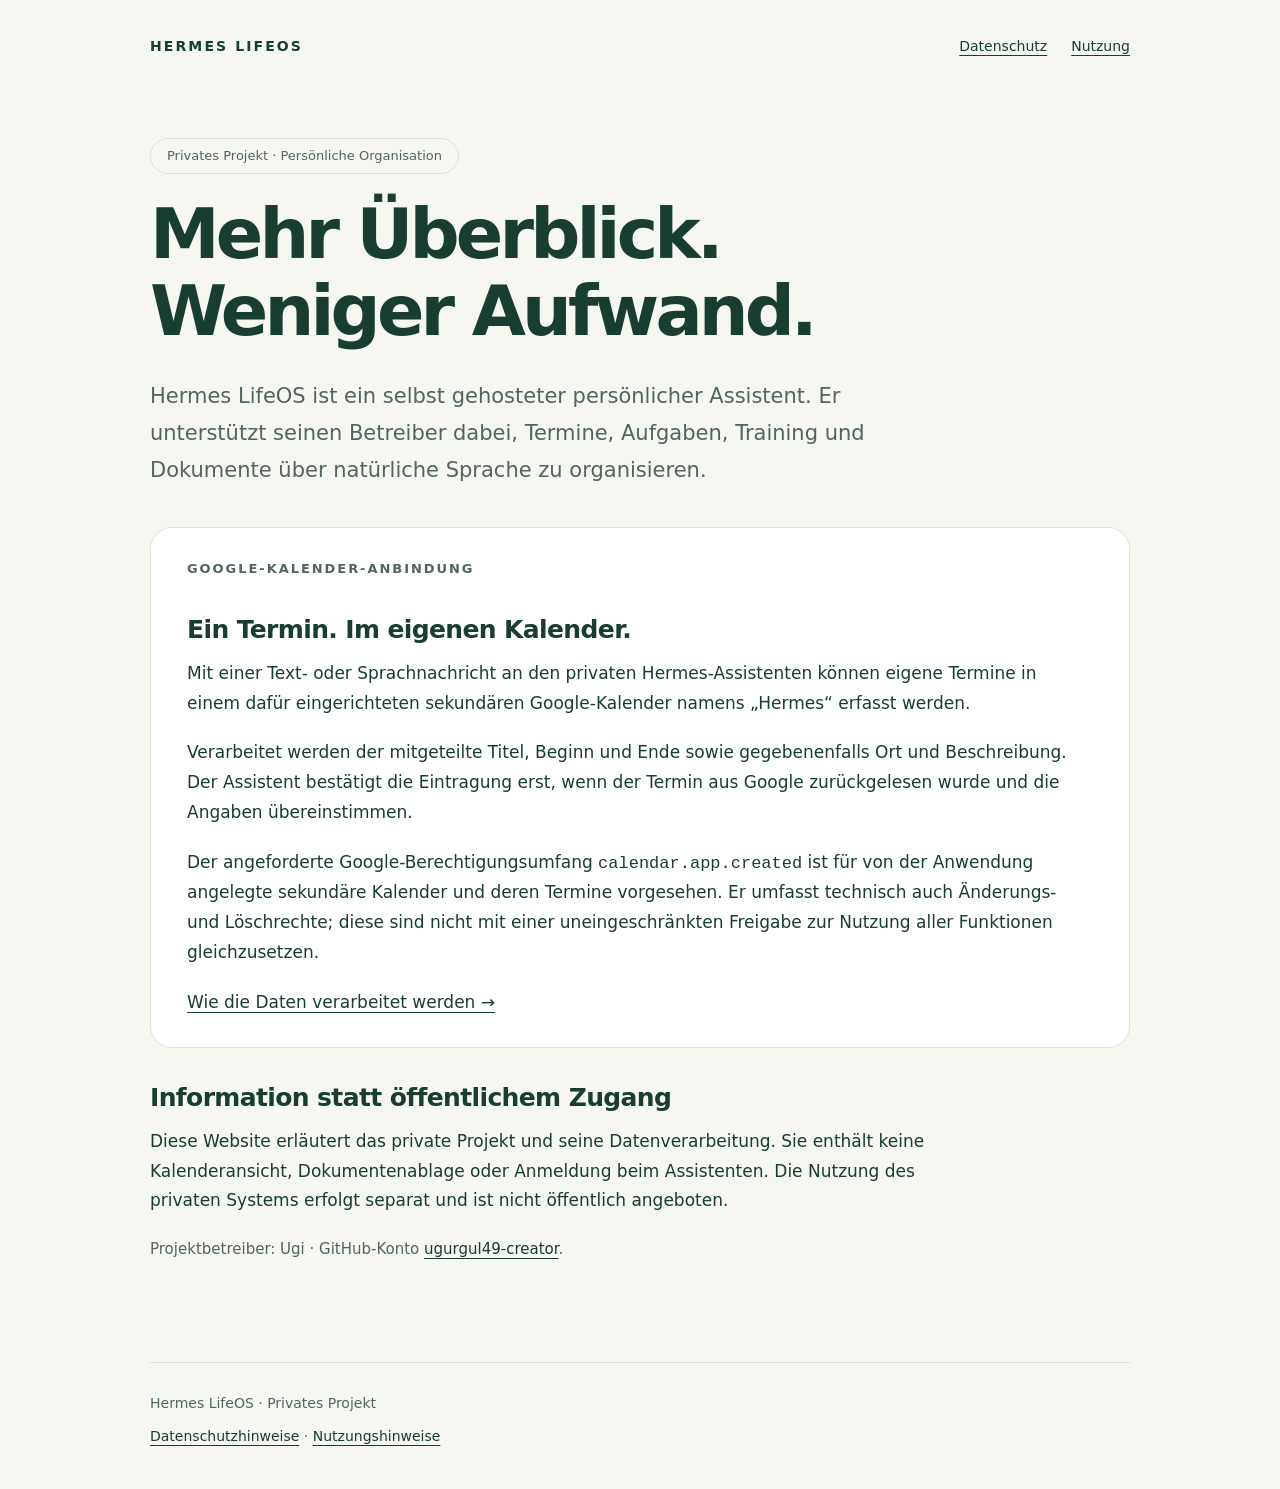
<file: index.html>
<!doctype html>
<html lang="de"><head><meta charset="utf-8"><meta name="viewport" content="width=device-width, initial-scale=1"><meta name="description" content="Hermes LifeOS – Informationen zum privaten persönlichen Assistenten und seiner Google-Kalender-Anbindung."><title>Hermes LifeOS – Persönlicher Assistent</title><link rel="stylesheet" href="style.css"></head>
<body><header><a class="brand" href="index.html">HERMES LIFEOS</a><nav aria-label="Navigation"><a href="datenschutz.html">Datenschutz</a><a href="nutzung.html">Nutzung</a></nav></header>
<main><span class="pill">Privates Projekt · Persönliche Organisation</span><h1>Mehr Überblick.<br>Weniger Aufwand.</h1><p class="lead">Hermes LifeOS ist ein selbst gehosteter persönlicher Assistent. Er unterstützt seinen Betreiber dabei, Termine, Aufgaben, Training und Dokumente über natürliche Sprache zu organisieren.</p>
<section class="panel"><p class="eyebrow">Google-Kalender-Anbindung</p><h2>Ein Termin. Im eigenen Kalender.</h2><p>Mit einer Text- oder Sprachnachricht an den privaten Hermes-Assistenten können eigene Termine in einem dafür eingerichteten sekundären Google-Kalender namens „Hermes“ erfasst werden.</p><p>Verarbeitet werden der mitgeteilte Titel, Beginn und Ende sowie gegebenenfalls Ort und Beschreibung. Der Assistent bestätigt die Eintragung erst, wenn der Termin aus Google zurückgelesen wurde und die Angaben übereinstimmen.</p><p>Der angeforderte Google-Berechtigungsumfang <code>calendar.app.created</code> ist für von der Anwendung angelegte sekundäre Kalender und deren Termine vorgesehen. Er umfasst technisch auch Änderungs- und Löschrechte; diese sind nicht mit einer uneingeschränkten Freigabe zur Nutzung aller Funktionen gleichzusetzen.</p><a href="datenschutz.html">Wie die Daten verarbeitet werden →</a></section>
<section class="prose"><h2>Information statt öffentlichem Zugang</h2><p>Diese Website erläutert das private Projekt und seine Datenverarbeitung. Sie enthält keine Kalenderansicht, Dokumentenablage oder Anmeldung beim Assistenten. Die Nutzung des privaten Systems erfolgt separat und ist nicht öffentlich angeboten.</p><p class="note">Projektbetreiber: Ugi · GitHub-Konto <a href="https://github.com/ugurgul49-creator" rel="noopener noreferrer">ugurgul49-creator</a>.</p></section></main>
<footer><p>Hermes LifeOS · Privates Projekt</p><a href="datenschutz.html">Datenschutzhinweise</a> · <a href="nutzung.html">Nutzungshinweise</a></footer></body></html>
</file>
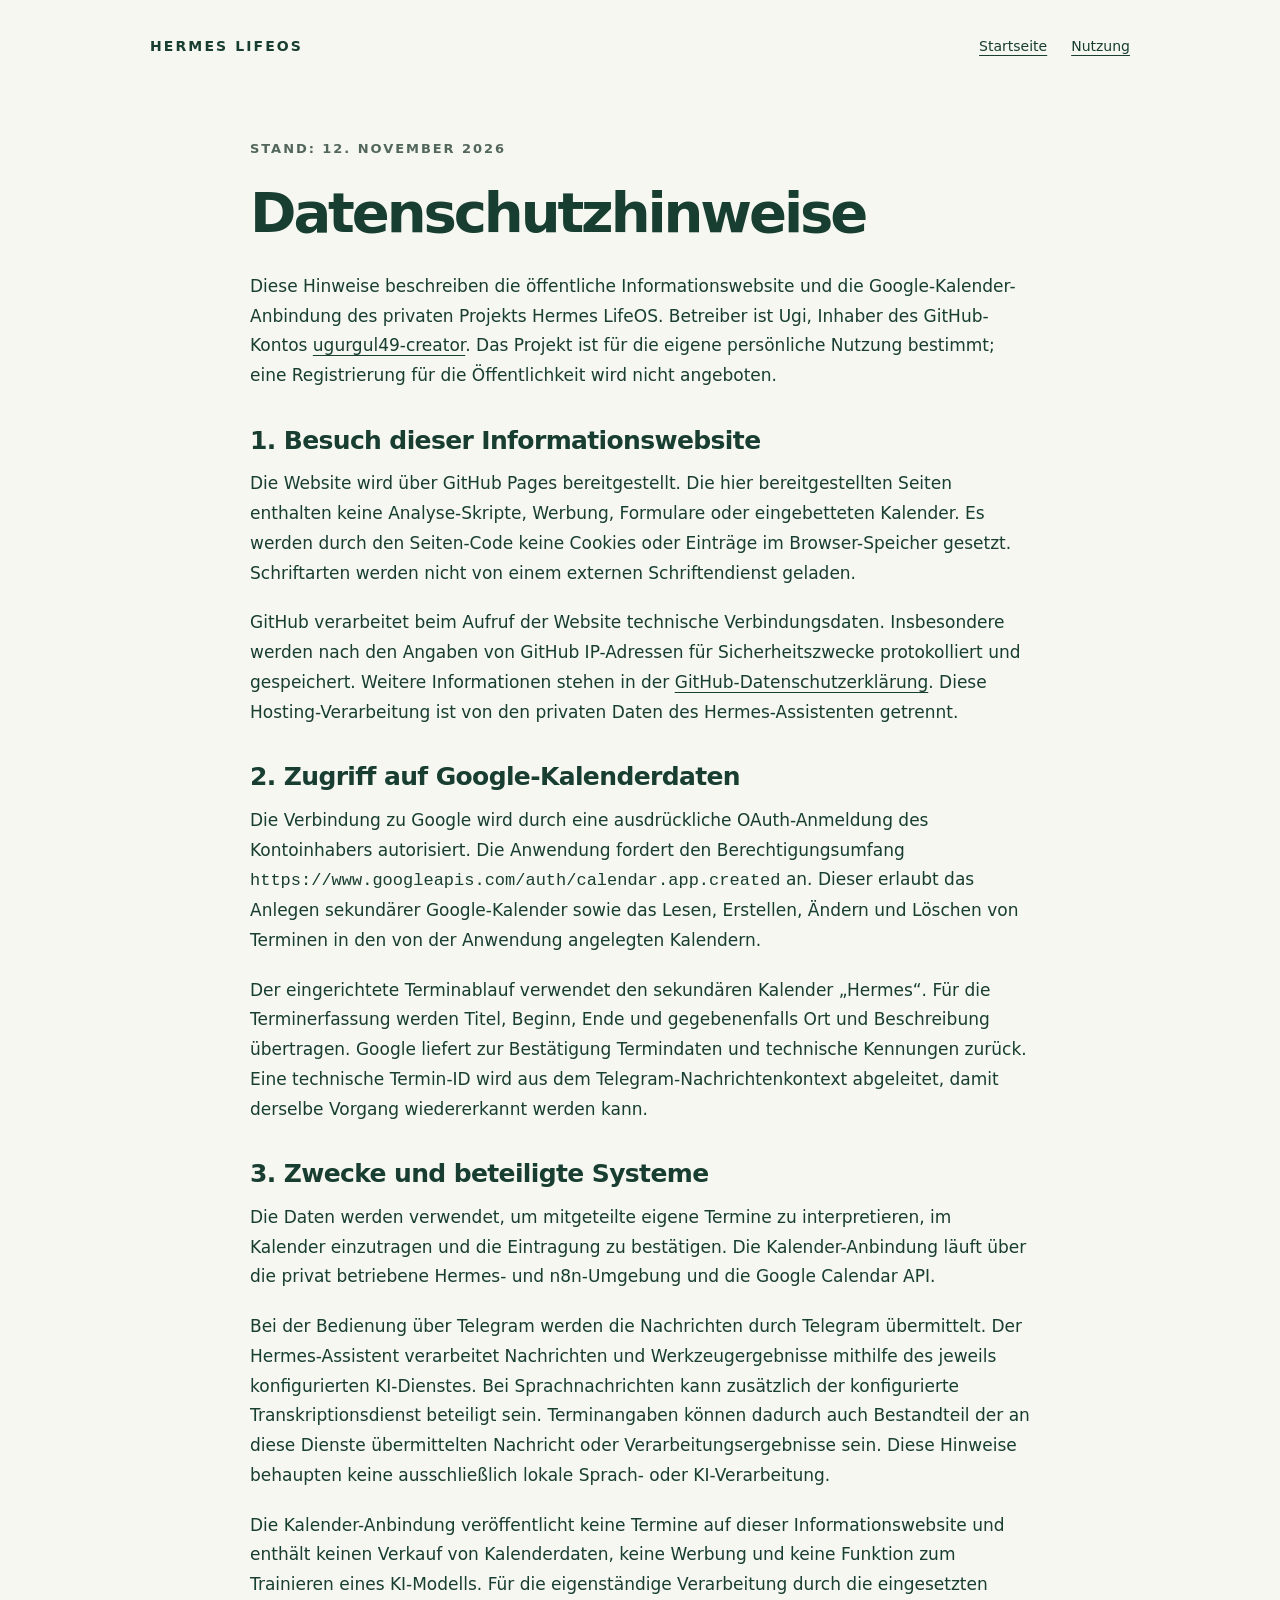
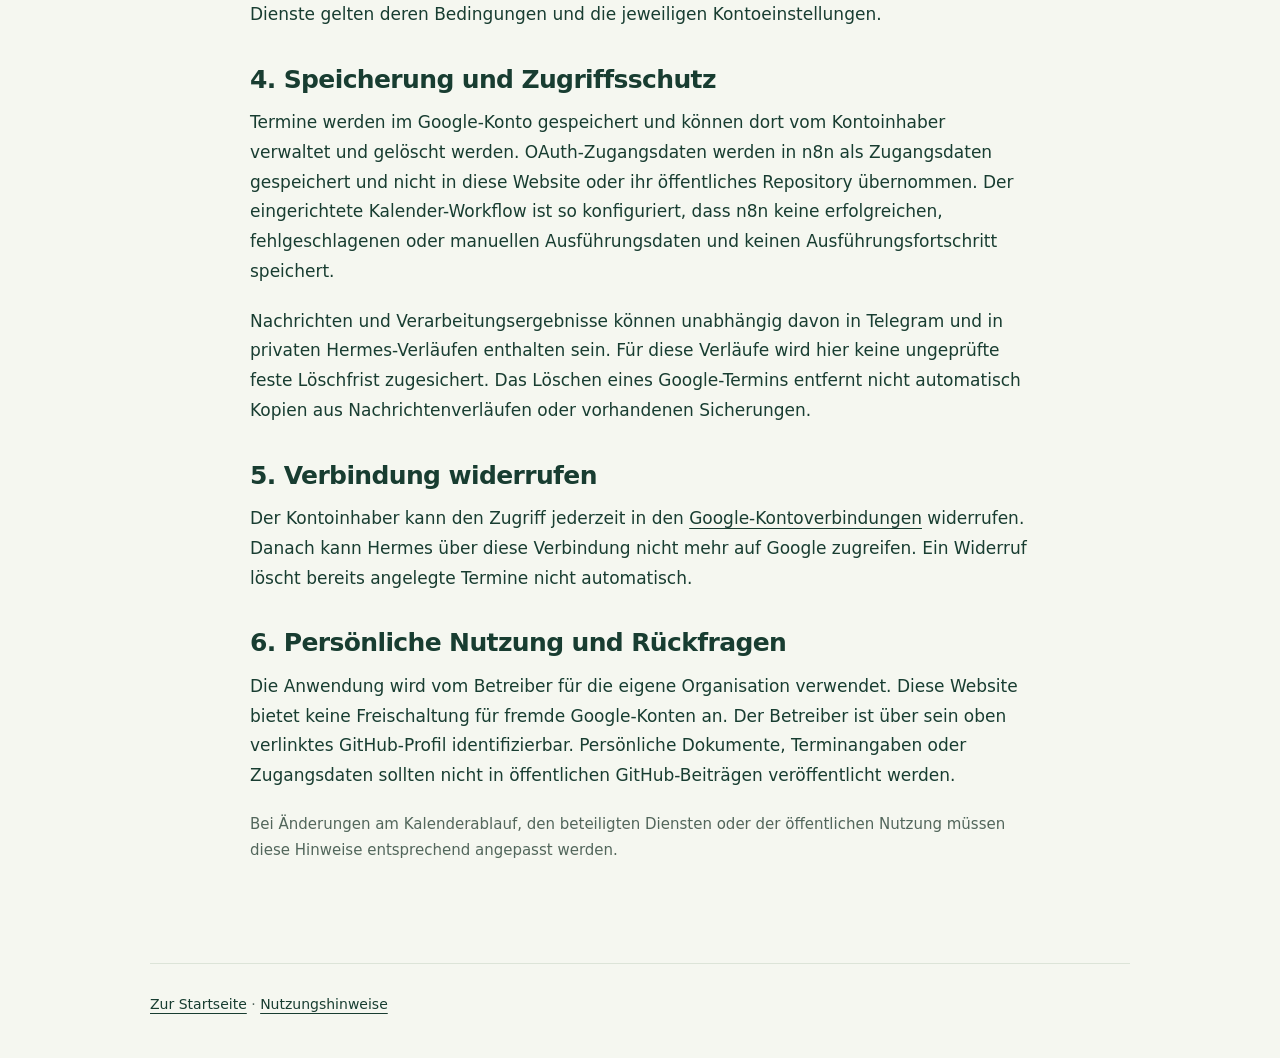
<file: datenschutz.html>
<!doctype html>
<html lang="de"><head><meta charset="utf-8"><meta name="viewport" content="width=device-width, initial-scale=1"><title>Datenschutzhinweise – Hermes LifeOS</title><link rel="stylesheet" href="style.css"></head>
<body><header><a class="brand" href="index.html">HERMES LIFEOS</a><nav aria-label="Navigation"><a href="index.html">Startseite</a><a href="nutzung.html">Nutzung</a></nav></header>
<main class="prose"><p class="eyebrow">Stand: 12. November 2026</p><h1>Datenschutzhinweise</h1>
<p>Diese Hinweise beschreiben die öffentliche Informationswebsite und die Google-Kalender-Anbindung des privaten Projekts Hermes LifeOS. Betreiber ist Ugi, Inhaber des GitHub-Kontos <a href="https://github.com/ugurgul49-creator" rel="noopener noreferrer">ugurgul49-creator</a>. Das Projekt ist für die eigene persönliche Nutzung bestimmt; eine Registrierung für die Öffentlichkeit wird nicht angeboten.</p>
<h2>1. Besuch dieser Informationswebsite</h2><p>Die Website wird über GitHub Pages bereitgestellt. Die hier bereitgestellten Seiten enthalten keine Analyse-Skripte, Werbung, Formulare oder eingebetteten Kalender. Es werden durch den Seiten-Code keine Cookies oder Einträge im Browser-Speicher gesetzt. Schriftarten werden nicht von einem externen Schriftendienst geladen.</p><p>GitHub verarbeitet beim Aufruf der Website technische Verbindungsdaten. Insbesondere werden nach den Angaben von GitHub IP-Adressen für Sicherheitszwecke protokolliert und gespeichert. Weitere Informationen stehen in der <a href="https://docs.github.com/en/site-policy/privacy-policies/github-general-privacy-statement" rel="noopener noreferrer">GitHub-Datenschutzerklärung</a>. Diese Hosting-Verarbeitung ist von den privaten Daten des Hermes-Assistenten getrennt.</p>
<h2>2. Zugriff auf Google-Kalenderdaten</h2><p>Die Verbindung zu Google wird durch eine ausdrückliche OAuth-Anmeldung des Kontoinhabers autorisiert. Die Anwendung fordert den Berechtigungsumfang <code>https://www.googleapis.com/auth/calendar.app.created</code> an. Dieser erlaubt das Anlegen sekundärer Google-Kalender sowie das Lesen, Erstellen, Ändern und Löschen von Terminen in den von der Anwendung angelegten Kalendern.</p><p>Der eingerichtete Terminablauf verwendet den sekundären Kalender „Hermes“. Für die Terminerfassung werden Titel, Beginn, Ende und gegebenenfalls Ort und Beschreibung übertragen. Google liefert zur Bestätigung Termindaten und technische Kennungen zurück. Eine technische Termin-ID wird aus dem Telegram-Nachrichtenkontext abgeleitet, damit derselbe Vorgang wiedererkannt werden kann.</p>
<h2>3. Zwecke und beteiligte Systeme</h2><p>Die Daten werden verwendet, um mitgeteilte eigene Termine zu interpretieren, im Kalender einzutragen und die Eintragung zu bestätigen. Die Kalender-Anbindung läuft über die privat betriebene Hermes- und n8n-Umgebung und die Google Calendar API.</p><p>Bei der Bedienung über Telegram werden die Nachrichten durch Telegram übermittelt. Der Hermes-Assistent verarbeitet Nachrichten und Werkzeugergebnisse mithilfe des jeweils konfigurierten KI-Dienstes. Bei Sprachnachrichten kann zusätzlich der konfigurierte Transkriptionsdienst beteiligt sein. Terminangaben können dadurch auch Bestandteil der an diese Dienste übermittelten Nachricht oder Verarbeitungsergebnisse sein. Diese Hinweise behaupten keine ausschließlich lokale Sprach- oder KI-Verarbeitung.</p><p>Die Kalender-Anbindung veröffentlicht keine Termine auf dieser Informationswebsite und enthält keinen Verkauf von Kalenderdaten, keine Werbung und keine Funktion zum Trainieren eines KI-Modells. Für die eigenständige Verarbeitung durch die eingesetzten Dienste gelten deren Bedingungen und die jeweiligen Kontoeinstellungen.</p>
<h2>4. Speicherung und Zugriffsschutz</h2><p>Termine werden im Google-Konto gespeichert und können dort vom Kontoinhaber verwaltet und gelöscht werden. OAuth-Zugangsdaten werden in n8n als Zugangsdaten gespeichert und nicht in diese Website oder ihr öffentliches Repository übernommen. Der eingerichtete Kalender-Workflow ist so konfiguriert, dass n8n keine erfolgreichen, fehlgeschlagenen oder manuellen Ausführungsdaten und keinen Ausführungsfortschritt speichert.</p><p>Nachrichten und Verarbeitungsergebnisse können unabhängig davon in Telegram und in privaten Hermes-Verläufen enthalten sein. Für diese Verläufe wird hier keine ungeprüfte feste Löschfrist zugesichert. Das Löschen eines Google-Termins entfernt nicht automatisch Kopien aus Nachrichtenverläufen oder vorhandenen Sicherungen.</p>
<h2>5. Verbindung widerrufen</h2><p>Der Kontoinhaber kann den Zugriff jederzeit in den <a href="https://myaccount.google.com/connections" rel="noopener noreferrer">Google-Kontoverbindungen</a> widerrufen. Danach kann Hermes über diese Verbindung nicht mehr auf Google zugreifen. Ein Widerruf löscht bereits angelegte Termine nicht automatisch.</p>
<h2>6. Persönliche Nutzung und Rückfragen</h2><p>Die Anwendung wird vom Betreiber für die eigene Organisation verwendet. Diese Website bietet keine Freischaltung für fremde Google-Konten an. Der Betreiber ist über sein oben verlinktes GitHub-Profil identifizierbar. Persönliche Dokumente, Terminangaben oder Zugangsdaten sollten nicht in öffentlichen GitHub-Beiträgen veröffentlicht werden.</p>
<p class="note">Bei Änderungen am Kalenderablauf, den beteiligten Diensten oder der öffentlichen Nutzung müssen diese Hinweise entsprechend angepasst werden.</p></main>
<footer><a href="index.html">Zur Startseite</a> · <a href="nutzung.html">Nutzungshinweise</a></footer></body></html>
</file>
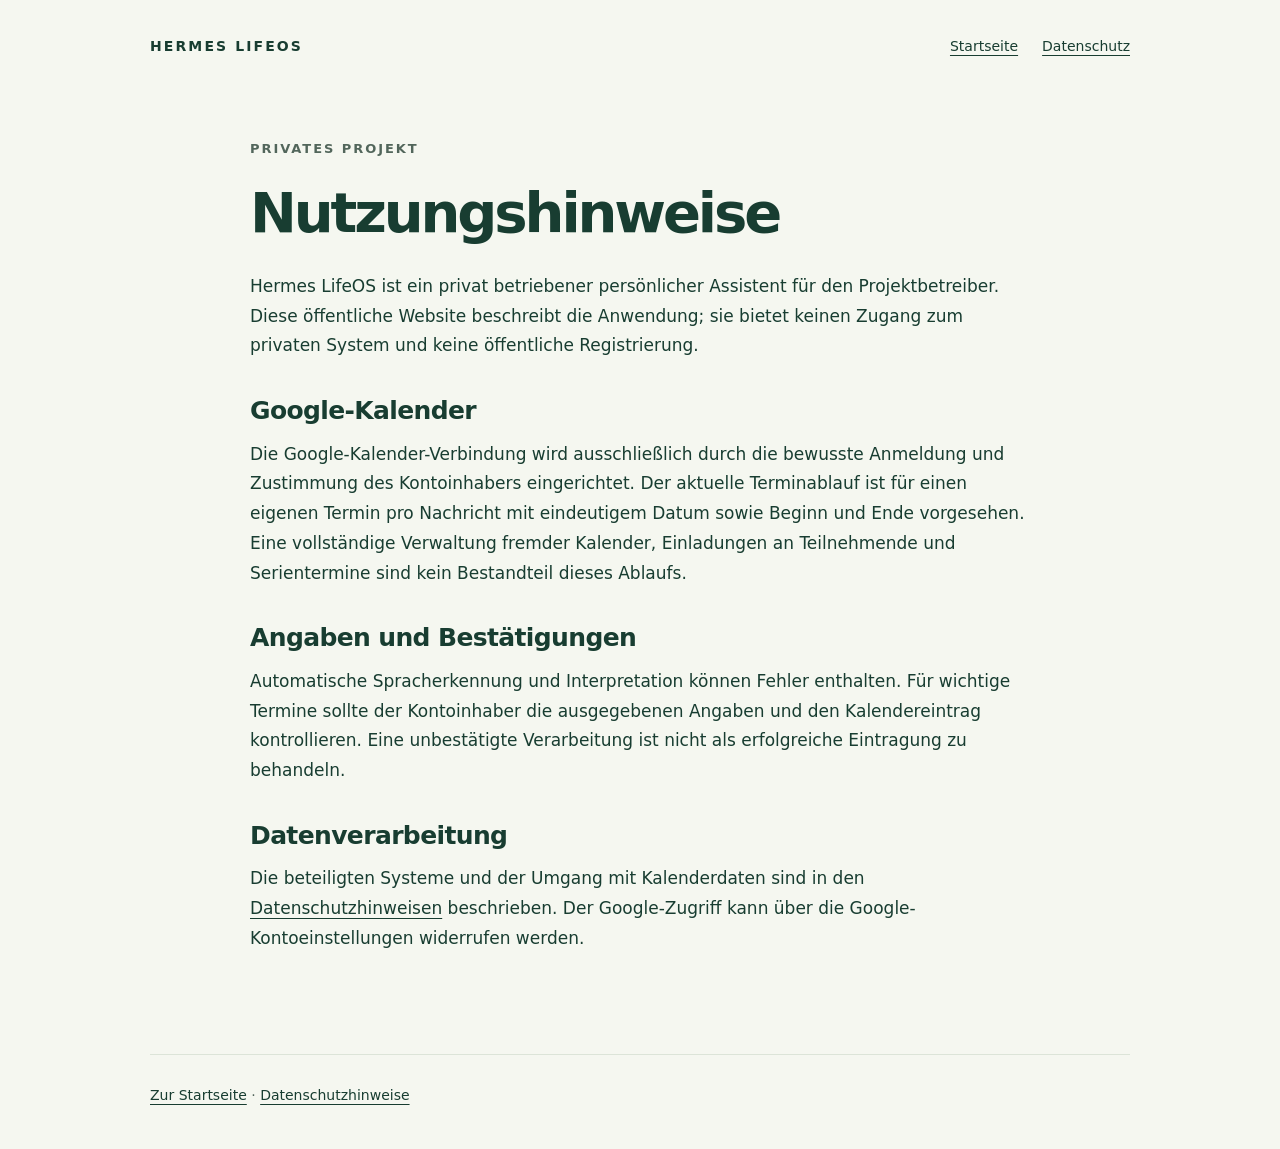
<file: nutzung.html>
<!doctype html>
<html lang="de"><head><meta charset="utf-8"><meta name="viewport" content="width=device-width, initial-scale=1"><title>Nutzungshinweise – Hermes LifeOS</title><link rel="stylesheet" href="style.css"></head>
<body><header><a class="brand" href="index.html">HERMES LIFEOS</a><nav aria-label="Navigation"><a href="index.html">Startseite</a><a href="datenschutz.html">Datenschutz</a></nav></header>
<main class="prose"><p class="eyebrow">Privates Projekt</p><h1>Nutzungshinweise</h1><p>Hermes LifeOS ist ein privat betriebener persönlicher Assistent für den Projektbetreiber. Diese öffentliche Website beschreibt die Anwendung; sie bietet keinen Zugang zum privaten System und keine öffentliche Registrierung.</p><h2>Google-Kalender</h2><p>Die Google-Kalender-Verbindung wird ausschließlich durch die bewusste Anmeldung und Zustimmung des Kontoinhabers eingerichtet. Der aktuelle Terminablauf ist für einen eigenen Termin pro Nachricht mit eindeutigem Datum sowie Beginn und Ende vorgesehen. Eine vollständige Verwaltung fremder Kalender, Einladungen an Teilnehmende und Serientermine sind kein Bestandteil dieses Ablaufs.</p><h2>Angaben und Bestätigungen</h2><p>Automatische Spracherkennung und Interpretation können Fehler enthalten. Für wichtige Termine sollte der Kontoinhaber die ausgegebenen Angaben und den Kalendereintrag kontrollieren. Eine unbestätigte Verarbeitung ist nicht als erfolgreiche Eintragung zu behandeln.</p><h2>Datenverarbeitung</h2><p>Die beteiligten Systeme und der Umgang mit Kalenderdaten sind in den <a href="datenschutz.html">Datenschutzhinweisen</a> beschrieben. Der Google-Zugriff kann über die Google-Kontoeinstellungen widerrufen werden.</p></main><footer><a href="index.html">Zur Startseite</a> · <a href="datenschutz.html">Datenschutzhinweise</a></footer></body></html>
</file>
<file: style.css>
:root{color-scheme:light;--bg:#f5f7f0;--ink:#183d31;--muted:#52665b;--line:#dce4d8;--paper:#fff}*{box-sizing:border-box}body{margin:0;background:var(--bg);color:var(--ink);font:17px/1.75 system-ui,-apple-system,BlinkMacSystemFont,"Segoe UI",sans-serif}a{color:var(--ink);text-underline-offset:4px}a:focus-visible{outline:3px solid #a0ba57;outline-offset:5px}header,main,footer{width:min(100% - 44px,980px);margin:auto}header{padding:34px 0;display:flex;justify-content:space-between;align-items:center;gap:20px;flex-wrap:wrap}.brand{font-weight:800;letter-spacing:.15em;font-size:14px;text-decoration:none}nav{display:flex;gap:24px;flex-wrap:wrap;font-size:14px}main{padding:45px 0 80px}.eyebrow{font-size:13px;letter-spacing:.15em;font-weight:700;text-transform:uppercase;color:var(--muted)}h1{font-size:clamp(38px,7vw,70px);line-height:1.1;letter-spacing:-.055em;margin:22px 0 28px;max-width:850px}h2{font-size:25px;line-height:1.3;letter-spacing:-.025em;margin:34px 0 12px}p{margin:0 0 20px}.lead{max-width:760px;color:var(--muted);font-size:21px}.panel{margin-top:38px;background:var(--paper);border:1px solid var(--line);border-radius:22px;padding:30px 36px}.panel h2:first-child{margin-top:0}.prose{max-width:780px}.prose h1{font-size:clamp(36px,6vw,56px)}li{margin-bottom:9px}.pill{display:inline-block;border:1px solid var(--line);border-radius:100px;padding:6px 16px;font-size:13px;color:var(--muted)}footer{padding:28px 0 42px;border-top:1px solid var(--line);font-size:14px;color:var(--muted)}footer p{margin:0 0 8px}.note{color:var(--muted);font-size:15px}@media(max-width:550px){header,main,footer{width:calc(100% - 32px)}main{padding-top:28px}.panel{padding:24px}.lead{font-size:19px}nav{gap:16px}}
</file>
